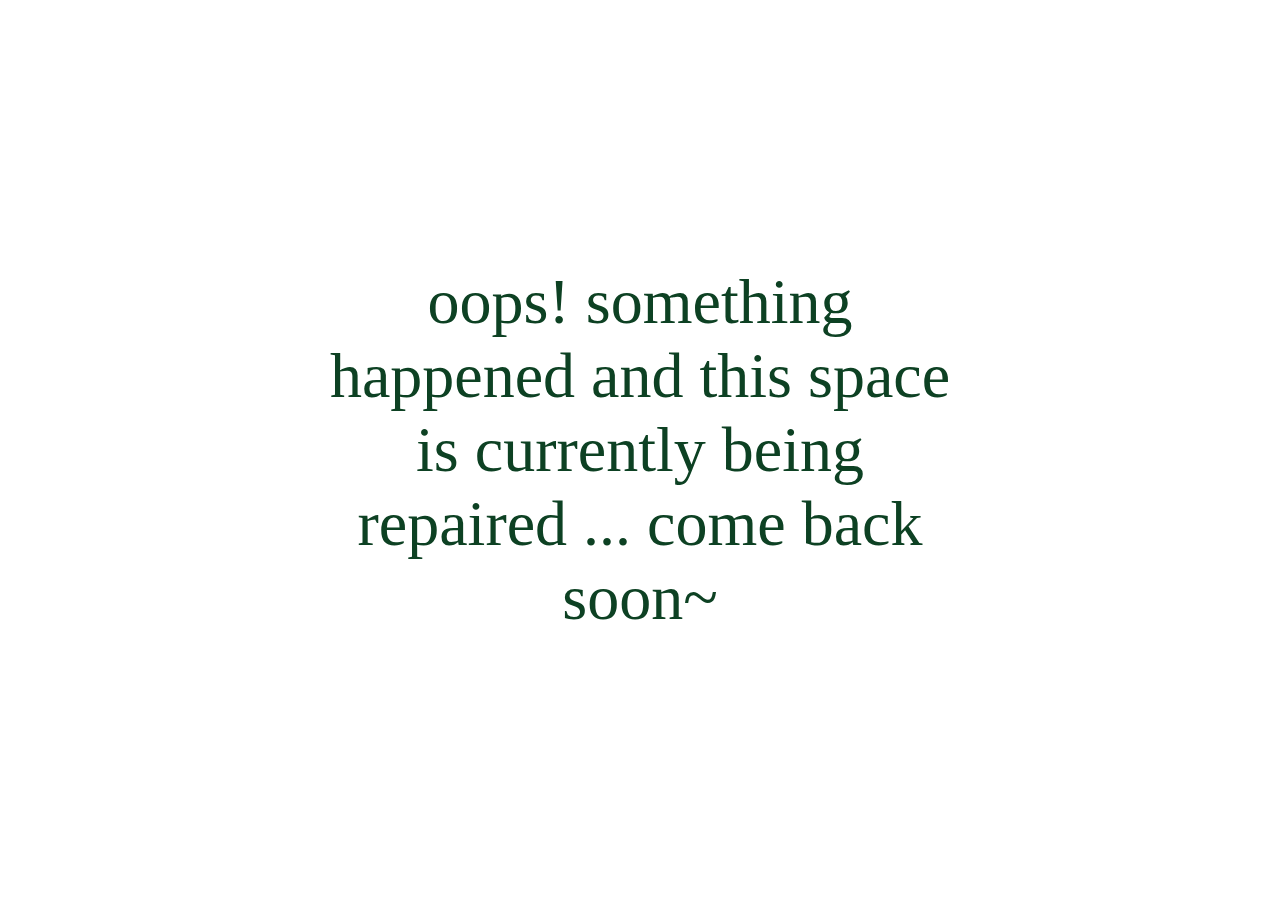
<file: maintenance/index.html>
<!DOCTYPE html>
<html lang="en">
<head>
    <meta charset="UTF-8">
    <meta name="viewport" content="width=device-width, initial-scale=1.0">
    <title>Alexandra Maftei</title>
    <link rel="icon" href="css/img/icon.jpg" type="image/x-icon">
    <link rel="stylesheet" href="css/style.css">
</head>
<body>
    <div class="cont">
        <!-- <div class="name">Alexandra Maftei</div> -->
        <div class="sus">oops! something happened and this space is currently being repaired ... come back soon~</div>
    </div>
</body>
</html>
</file>
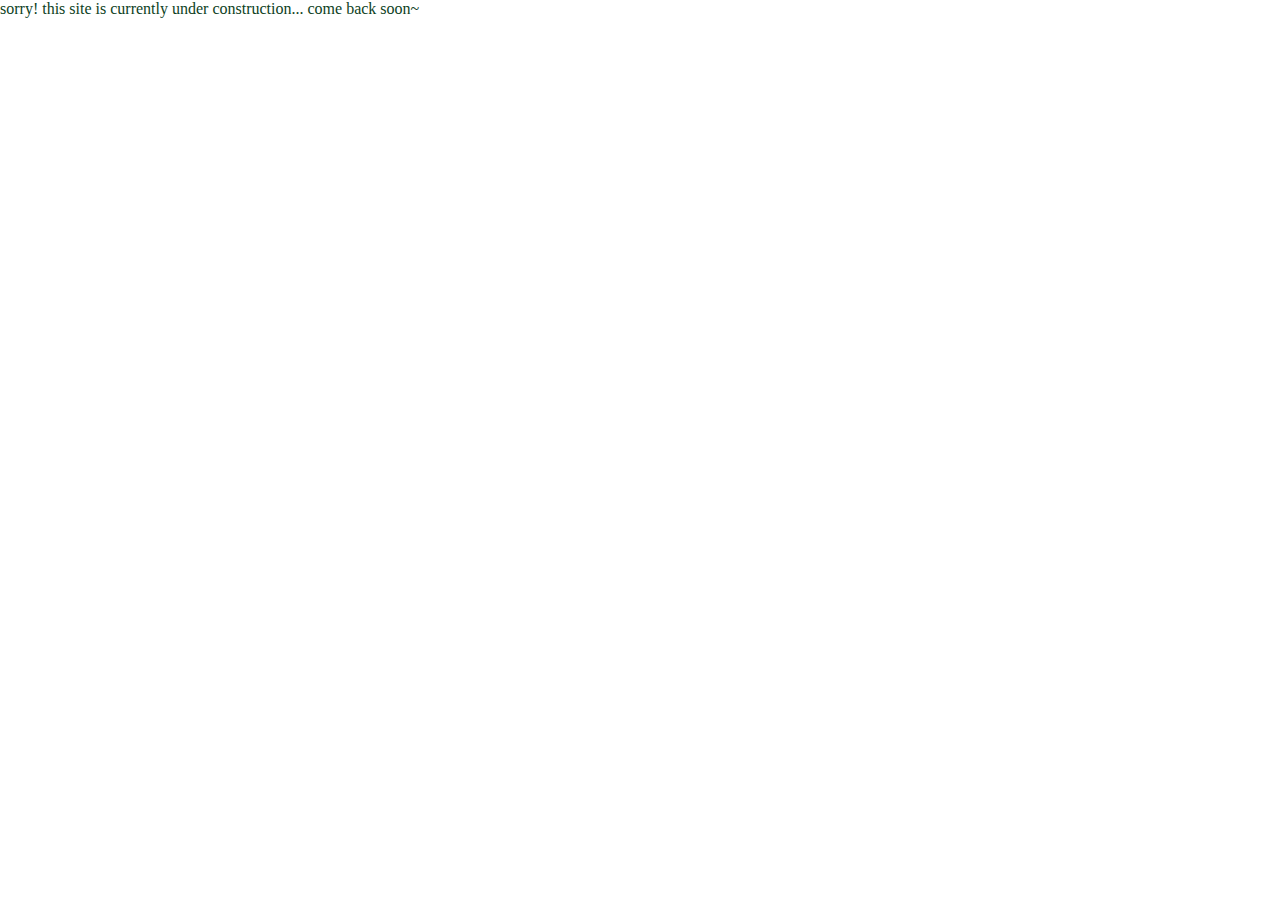
<file: oops page.html>
<!DOCTYPE html>
<html lang="en">
<head>
    <meta charset="UTF-8">
    <meta name="viewport" content="width=device-width, initial-scale=1.0">
    <title>Document</title>
    <link rel="stylesheet" href="style.css">
</head>
<body>
    <div>sorry! this site is currently under construction... come back soon~</div>
</body>
</html>
</file>
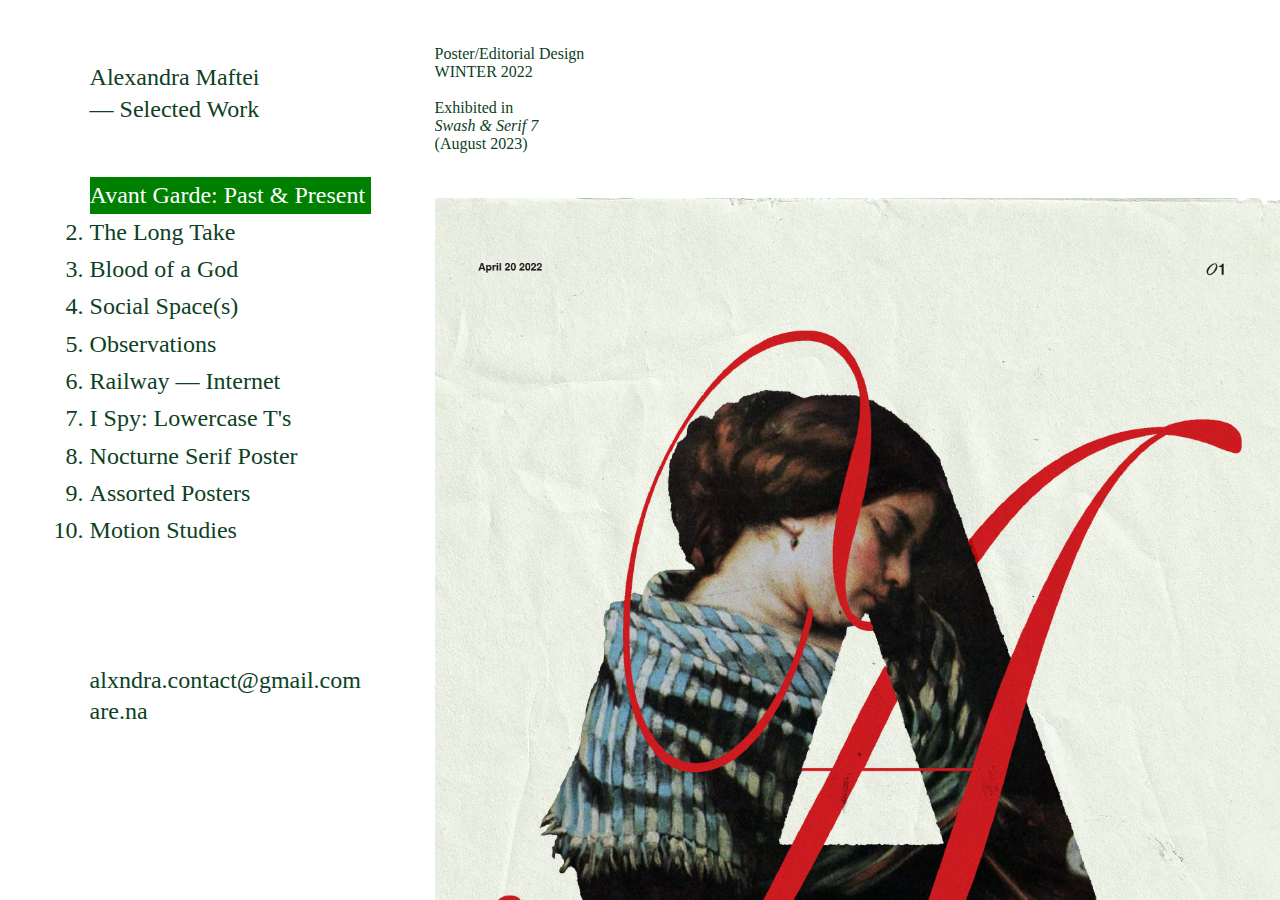
<file: pages/avant-garde.html>
<!DOCTYPE html>
<html lang="en">

<head>
    <meta charset="UTF-8">
    <meta name="viewport" content="width=device-width, initial-scale=1.0">
    <title> Alexandra Maftei </title>
    <link rel="icon" href="../assets/img/icon.jpg" type="image/x-icon">
    <link rel="stylesheet" href="../style.css">
</head>

<body>

    <div class="container">

        <section class="menu-container">

            <div class="name">
                <a href="../index.html">
                    <h1>Alexandra Maftei</h1>
                </a>
                <h2 id="selectedwork">— Selected Work </h2>
            </div>

            <div class="linked-list">
                <ol>
                    <a href="avant-garde.html">
                        <li style="color: white;background-color: green;width: 281px;"> Avant Garde: Past & Present </li>
                    </a>
                    <a href="long-take.html">
                        <li> The Long Take </li>
                    </a>
                    <a href="blood-god.html">
                        <li> Blood of a God </li>
                    </a>
                    <a href="socialspaces.html">
                        <li> Social Space(s) </li>
                    </a>
                    <a href="observations.html">
                        <li> Observations </li>
                    </a>
                    <a href="railwayinternet.html">
                        <li> Railway — Internet </li>
                    </a>
                    <a href="ispy.html">
                        <li> I Spy: Lowercase T's </li>
                    </a>
                    <a href="nocturne.html">
                        <li> Nocturne Serif Poster </li>
                    </a>
                    <a href="posters.html">
                        <li> Assorted Posters </li>
                    </a>
                    <a href="motion.html">
                        <li> Motion Studies </li>
                    </a>
                </ol>
            </div>

            <div class="info-contact">
                <h2 id="email">
                    alxndra.contact@gmail.com
                </h2>
                <a href="https://www.are.na/alexandra-maftei/index" target="_blank">
                    are.na
                </a>
            </div>

        </section>


        <section class="projects">
            <div class="projects-wrapper">

                <!-- <div class="individual-project-title">
                    <h1>Avant Garde: Past & Present</h1>
                </div> -->

                <div class="project-description">
                    Poster/Editorial Design
                    </br>
                    WINTER 2022
                    </br>
                    </br>
                    Exhibited in 
                    </br>
                    <a id="exhibition-link" href="https://swashandserif.ca/shows/seven" style="font-style: italic;font-size: 12pt;" target="_blank">Swash & Serif 7</a> 
                    </br>
                    (August 2023)
                </div>

                <div class="project-image">
                    <img src="/assets/avant-garde/avant-a.png"
                        alt="">
                </div>

                <div class="project-image">
                    <img src="/assets/avant-garde/Avant-Garde (Editorial Project, Cover).png"
                        alt="">
                </div>

                <div class="threegroup-img">
                    <div class="project-image">
                        <img src="/assets/avant-garde/avant-b.png"
                            alt="">
                    </div>
    
                    <div class="project-image">
                        <img src="/assets/avant-garde/avant-c.png"
                            alt="">
                    </div>
    
                    <div class="project-image">
                        <img src="/assets/avant-garde/avant-d.png"
                            alt="">
                    </div>
                </div>
                

            </div>





        </section>



    </div>

</body>

</html>
</file>
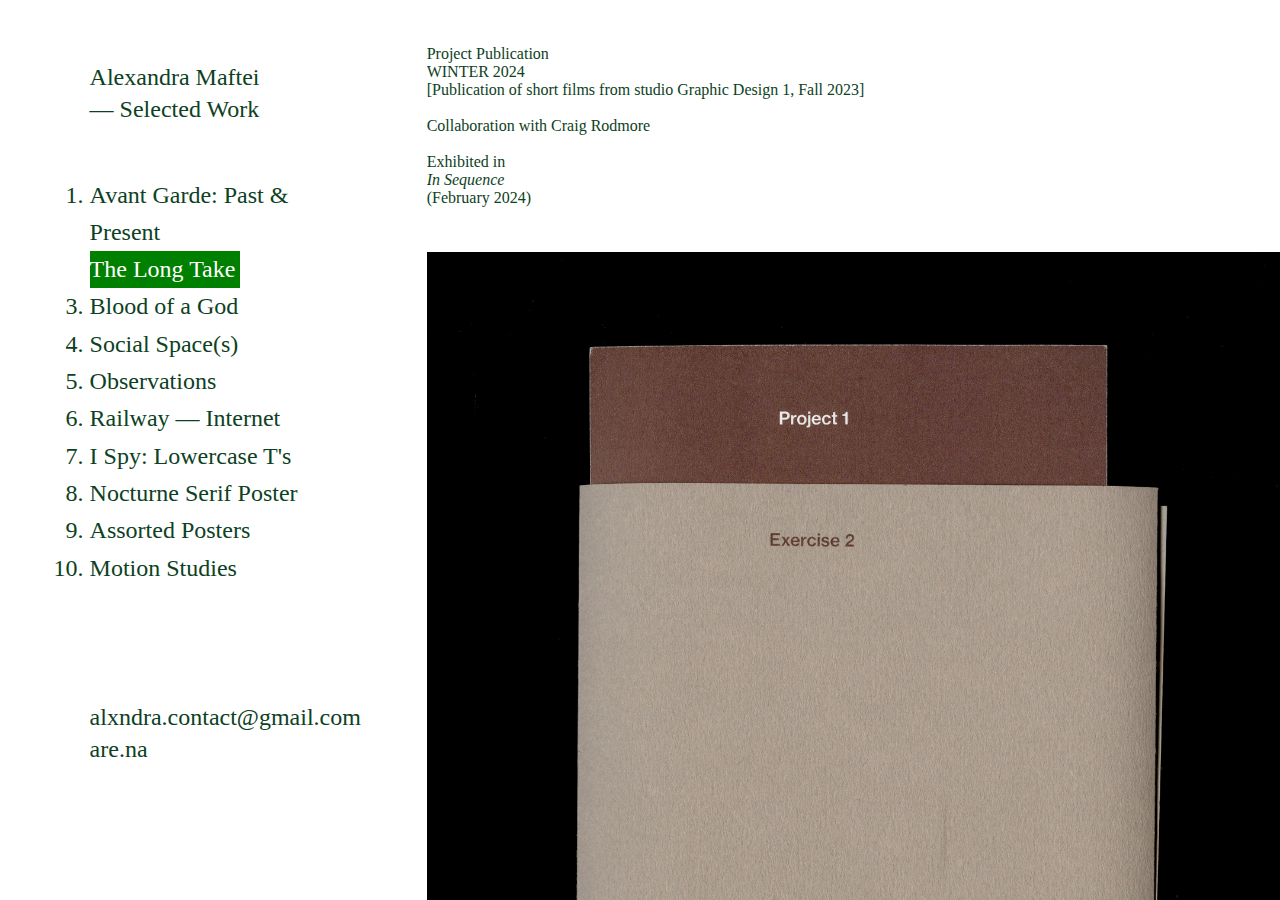
<file: pages/long-take.html>
<!DOCTYPE html>
<html lang="en">

<head>
    <meta charset="UTF-8">
    <meta name="viewport" content="width=device-width, initial-scale=1.0">
    <title> Alexandra Maftei </title>
    <link rel="icon" href="../assets/img/icon.jpg" type="image/x-icon">
    <link rel="stylesheet" href="../style.css">
</head>

<body>

    <div class="container">

        <section class="menu-container">

            <div class="name">
                <a href="../index.html">
                    <h1>Alexandra Maftei</h1>
                </a>
                <h2 id="selectedwork">— Selected Work </h2>
            </div>

            <div class="linked-list">
                <ol>
                    <a href="avant-garde.html">
                        <li> Avant Garde: Past & Present </li>
                    </a>
                    <a href="long-take.html">
                        <li style="color: white;background-color: green;width: 150px;"> The Long Take </li>
                    </a>
                    <a href="blood-god.html">
                        <li> Blood of a God </li>
                    </a>
                    <a href="socialspaces.html">
                        <li> Social Space(s) </li>
                    </a>
                    <a href="observations.html">
                        <li> Observations </li>
                    </a>
                    <a href="railwayinternet.html">
                        <li> Railway — Internet </li>
                    </a>
                    <a href="ispy.html">
                        <li> I Spy: Lowercase T's </li>
                    </a>
                    <a href="nocturne.html">
                        <li> Nocturne Serif Poster </li>
                    </a>
                    <a href="posters.html">
                        <li> Assorted Posters </li>
                    </a>
                    <a href="motion.html">
                        <li> Motion Studies </li>
                    </a>
                </ol>
            </div>

            <div class="info-contact">
                <h2 id="email">
                    alxndra.contact@gmail.com
                </h2>
                <a href="https://www.are.na/alexandra-maftei/index" target="_blank">
                    are.na
                </a>
            </div>

        </section>


        <section class="projects">
            <div class="projects-wrapper">
                

                <!-- <div class="individual-project-title">
                    <h1>The Long Take</h1>
                </div> -->

                <div class="project-description">
                    Project Publication
                    </br>
                    WINTER 2024
                    </br>
                    [Publication of short films from studio Graphic Design 1, Fall 2023]
                    </br>
                    </br>
                    Collaboration with Craig Rodmore
                    </br>
                    </br>
                    Exhibited in <div style="font-style: italic;">In Sequence</div> (February 2024)
                </div>

                <div class="project-image">
                    <img src="/assets/longtake/long (1).jpg"
                        alt="">
                </div>

                <div class="project-image">
                    <img src="/assets/longtake/long (2).jpg"
                        alt="">
                    </div>

                <div class="project-image">
                    <img src="/assets/longtake/long (3).jpg"
                        alt="">
                </div>

                <div class="project-image">
                    <img src="/assets/longtake/long (4).jpg"
                        alt="">
                </div>
                
                <div class="project-image">
                    <img src="/assets/longtake/long (5).jpg"
                        alt="">
                </div>
                
                <div class="project-image">
                    <img src="/assets/longtake/long (6).jpg"
                        alt="">
                </div>
                
                <div class="project-image">
                    <img src="/assets/longtake/long (7).jpg"
                        alt="">
                </div>

                <div class="project-image">
                    <img src="/assets/longtake/long (8).jpg"
                        alt="">
                </div>

                <div class="project-image">
                    <img src="/assets/longtake/long (9).jpg"
                        alt="">
                </div>

                <div class="project-image">
                    <img src="/assets/longtake/long (10).jpg"
                        alt="">
                </div>

                <div class="project-image">
                    <img src="/assets/longtake/long (11).jpg"
                        alt="">
                </div>

                <div class="project-image">
                    <img src="/assets/longtake/long (12).jpg"
                        alt="">
                </div>

                <div class="project-image">
                    <img src="/assets/longtake/long (13).jpg"
                        alt="">
                </div>
            </div>





        </section>



    </div>

</body>

</html>
</file>
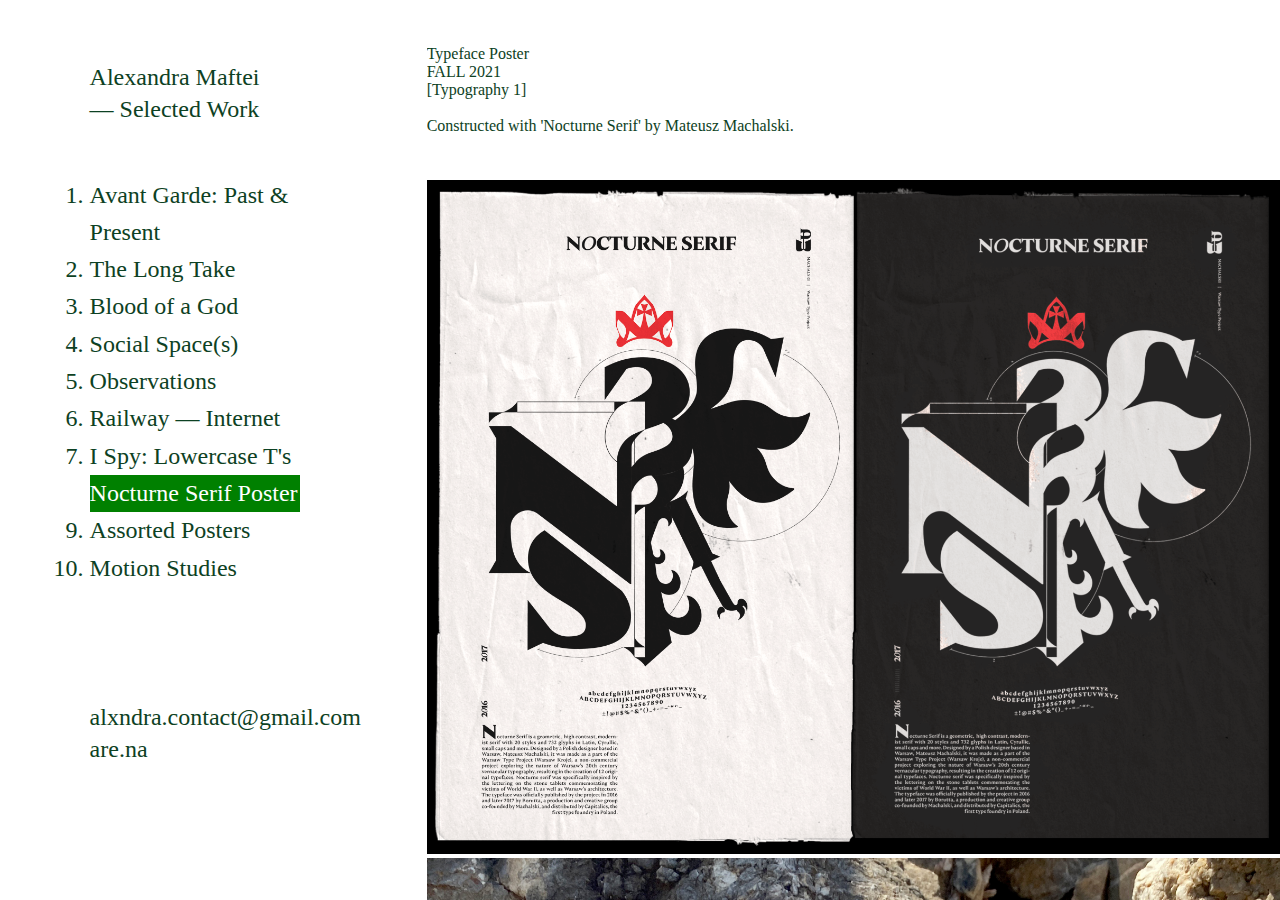
<file: pages/nocturne.html>
<!DOCTYPE html>
<html lang="en">

<head>
    <meta charset="UTF-8">
    <meta name="viewport" content="width=device-width, initial-scale=1.0">
    <title> Alexandra Maftei </title>
    <link rel="icon" href="../assets/img/icon.jpg" type="image/x-icon">
    <link rel="stylesheet" href="../style.css">
</head>

<body>

    <div class="container">

        <section class="menu-container">

            <div class="name">
                <a href="../index.html">
                    <h1>Alexandra Maftei</h1>
                </a>
                <h2 id="selectedwork">— Selected Work </h2>
            </div>

            <div class="linked-list">
                <ol>
                    <a href="avant-garde.html">
                        <li> Avant Garde: Past & Present </li>
                    </a>
                    <a href="long-take.html">
                        <li> The Long Take </li>
                    </a>
                    <a href="blood-god.html">
                        <li> Blood of a God </li>
                    </a>
                    <a href="socialspaces.html">
                        <li> Social Space(s) </li>
                    </a>
                    <a href="observations.html">
                        <li> Observations </li>
                    </a>
                    <a href="railwayinternet.html">
                        <li> Railway — Internet </li>
                    </a>
                    <a href="ispy.html">
                        <li> I Spy: Lowercase T's </li>
                    </a>
                    <a href="nocturne.html">
                        <li style="color: white;background-color: green;width: 210px;"> Nocturne Serif Poster </li>
                    </a>
                    <a href="posters.html">
                        <li> Assorted Posters </li>
                    </a>
                    <a href="motion.html">
                        <li> Motion Studies </li>
                    </a>
                </ol>
            </div>

            <div class="info-contact">
                <h2 id="email">
                    alxndra.contact@gmail.com
                </h2>
                <a href="https://www.are.na/alexandra-maftei/index" target="_blank">
                    are.na
                </a>
            </div>

        </section>


        <section class="projects">
            <div class="projects-wrapper">
                

                <!-- <div class="individual-project-title">
                    <h1>Social Space(s) [1st Edition]</h1>
                </div> -->

                <div class="project-description">
                    Typeface Poster
                    </br>
                    FALL 2021
                    </br>
                    [Typography 1]
                    </br>
                    </br>
                    Constructed with 'Nocturne Serif' by Mateusz Machalski.
                    </br>
                </div>

                <div class="project-image">
                    <img src="/assets/nocturne/Nocturne Serif (Typography Posters)-min.png"
                        alt="">
                </div>

                <div class="project-image">
                    <img src="/assets/nocturne/nocsmockup.jpg"
                        alt="">
                </div>
            </div>





        </section>



    </div>

</body>

</html>
</file>
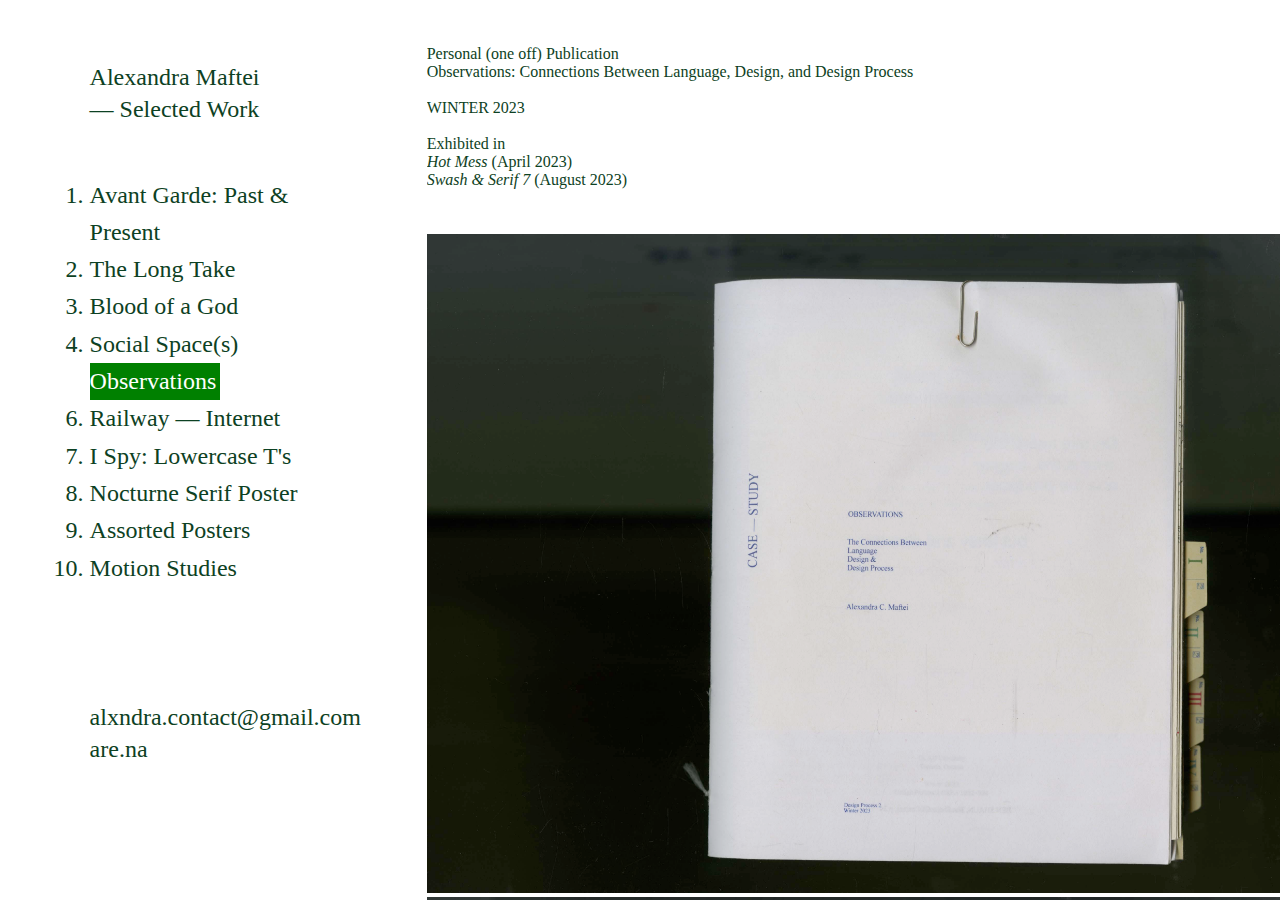
<file: pages/observations.html>
<!DOCTYPE html>
<html lang="en">

<head>
    <meta charset="UTF-8">
    <meta name="viewport" content="width=device-width, initial-scale=1.0">
    <title> Alexandra Maftei </title>
    <link rel="icon" href="../assets/img/icon.jpg" type="image/x-icon">
    <link rel="stylesheet" href="../style.css">
</head>

<body>

    <div class="container">

        <section class="menu-container">

            <div class="name">
                <a href="../index.html">
                    <h1>Alexandra Maftei</h1>
                </a>
                <h2 id="selectedwork">— Selected Work </h2>
            </div>

            <div class="linked-list">
                <ol>
                    <a href="avant-garde.html">
                        <li> Avant Garde: Past & Present </li>
                    </a>
                    <a href="long-take.html">
                        <li> The Long Take </li>
                    </a>
                    <a href="blood-god.html">
                        <li> Blood of a God </li>
                    </a>
                    <a href="socialspaces.html">
                        <li> Social Space(s) </li>
                    </a>
                    <a href="observations.html">
                        <li style="color: white;background-color: green;width: 130px;"> Observations </li>
                    </a>
                    <a href="railwayinternet.html">
                        <li> Railway — Internet </li>
                    </a>
                    <a href="ispy.html">
                        <li> I Spy: Lowercase T's </li>
                    </a>
                    <a href="nocturne.html">
                        <li> Nocturne Serif Poster </li>
                    </a>
                    <a href="posters.html">
                        <li> Assorted Posters </li>
                    </a>
                    <a href="motion.html">
                        <li> Motion Studies </li>
                    </a>
                    </a>
                </ol>
            </div>

            <div class="info-contact">
                <h2 id="email">
                    alxndra.contact@gmail.com
                </h2>
                <a href="https://www.are.na/alexandra-maftei/index" target="_blank">
                    are.na
                </a>
            </div>

        </section>


        <section class="projects">
            <div class="projects-wrapper">
                

                <!-- <div class="individual-project-title">
                    <h1>Observations</h1>
                </div> -->

                <div class="project-description">
                    Personal (one off) Publication
                    </br>
                    <div>Observations: Connections Between Language, Design, and Design Process</div> 
                    </br>
                    WINTER 2023
                    </br>
                    </br>
                    Exhibited in 
                    </br>
                    <a style="font-style: italic;font-size: 12pt;margin-top: 30px;">Hot Mess</a> 
                    (April 2023)
                    </br>
                    <a id="exhibition-link" href="https://swashandserif.ca/shows/seven" style="font-style: italic;font-size: 12pt;" target="_blank">Swash & Serif 7</a> 
                    (August 2023)
                    </br>
                </div>

                <div class="project-image">
                    <img src="/assets/observations/a.jpg"
                        alt="">
                </div>

                <div class="project-image">
                    <img src="/assets/observations/b.jpg"
                        alt="">
                    </div>

                <div class="project-image">
                    <img src="/assets/observations/c.jpg"
                        alt="">
                </div>

                <div class="project-image">
                    <img src="/assets/observations/d.jpg"
                        alt="">
                </div>
                
                <div class="project-image">
                    <img src="/assets/observations/e.jpg"
                        alt="">
                </div>
                
                <div class="project-image">
                    <img src="/assets/observations/f.jpg"
                        alt="">
                </div>

                <div class="project-image">
                    <img src="/assets/observations/g.jpg"
                        alt="">
                </div>
                
                <div class="project-image">
                    <img src="/assets/observations/h.jpg"
                        alt="">
                </div>
            </div>





        </section>



    </div>

</body>

</html>
</file>
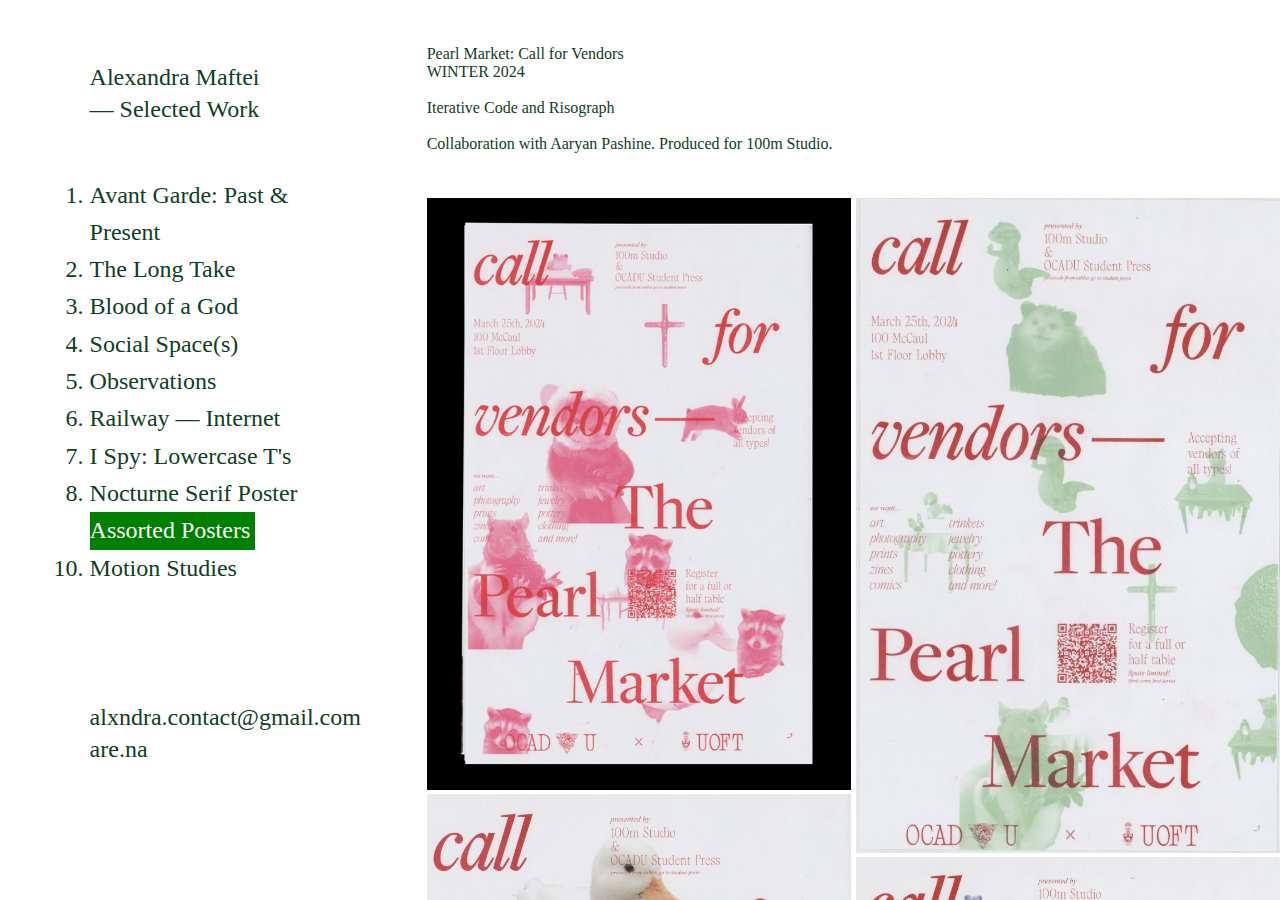
<file: pages/posters.html>
<!DOCTYPE html>
<html lang="en">

<head>
    <meta charset="UTF-8">
    <meta name="viewport" content="width=device-width, initial-scale=1.0">
    <title> Alexandra Maftei </title>
    <link rel="icon" href="../assets/img/icon.jpg" type="image/x-icon">
    <link rel="stylesheet" href="../style.css">
</head>

<body>

    <div class="container">

        <section class="menu-container">

            <div class="name">
                <a href="../index.html">
                    <h1>Alexandra Maftei</h1>
                </a>
                <h2 id="selectedwork">— Selected Work </h2>
            </div>

            <div class="linked-list">
                <ol>
                    <a href="avant-garde.html">
                        <li> Avant Garde: Past & Present </li>
                    </a>
                    <a href="long-take.html">
                        <li> The Long Take </li>
                    </a>
                    <a href="blood-god.html">
                        <li> Blood of a God </li>
                    </a>
                    <a href="socialspaces.html">
                        <li > Social Space(s) </li>
                    </a>
                    <a href="observations.html">
                        <li> Observations </li>
                    </a>
                    <a href="railwayinternet.html">
                        <li> Railway — Internet </li>
                    </a>
                    <a href="ispy.html">
                        <li> I Spy: Lowercase T's </li>
                    </a>
                    <a href="nocturne.html">
                        <li> Nocturne Serif Poster </li>
                    </a>
                    <a href="posters.html">
                        <li style="color: white;background-color: green;width: 165px;"> Assorted Posters </li>
                    </a>
                    <a href="motion.html">
                        <li> Motion Studies </li>
                    </a>
                </ol>
            </div>

            <div class="info-contact">
                <h2 id="email">
                    alxndra.contact@gmail.com
                </h2>
                <a href="https://www.are.na/alexandra-maftei/index" target="_blank">
                    are.na
                </a>
            </div>

        </section>


        <section class="projects">
            <!-- <div class="projects-wrapper">
                
                <div class="individual-project-title">
                    <h1>Student Press</h1>
                </div>

                <div class="project-description">
                    Student Press: Call for Submissions
                    </br>
                    WINTER 2024    
                    </br>
                    </br>
                    Risograph Posters
                    </br>
                    </br>
                    Collaboration with Omama Mahmood. Produced for 100m Studio.
                    </br>
                </div>

                <div class="project-image">
                    <img style="border: solid black 1px;" src="/assets/assortedPosters/student_press/final scan.jpg"
                        alt="">
                </div>

            </div> -->

            <div class="projects-wrapper">
                
                <!-- <div class="individual-project-title">
                    <h1>Pearl Market</h1>
                </div> -->

                <div class="project-description">
                    Pearl Market: Call for Vendors
                    </br>
                    WINTER 2024    
                    </br>
                    </br>
                    Iterative Code and Risograph 
                    </br>
                    </br>
                    Collaboration with Aaryan Pashine. Produced for 100m Studio.
                    </br>
                </div>

                <div class="twogroup-img">
                    <div class="project-image">
                        <img src="/assets/assortedPosters/pearl_market/pearl_market.gif"
                            alt="">
                    </div>
    
                    <div class="project-image">
                        <img src="/assets/assortedPosters/pearl_market/10.jpg"
                            alt="">
                    </div>
    
                    <div class="project-image">
                        <img src="/assets/assortedPosters/pearl_market/2.jpg"
                            alt="">

                    <div class="project-image">
                        <img src="/assets/assortedPosters/pearl_market/3.jpg"
                            alt="">
                    </div>

                    <div class="project-image">
                        <img src="/assets/assortedPosters/pearl_market/4.jpg"
                            alt="">
                    </div>

                    <div class="project-image">
                        <img src="/assets/assortedPosters/pearl_market/7.jpg"
                            alt="">
                    </div>
                </div>

            </div>




        </section>



    </div>

</body>

</html>
</file>
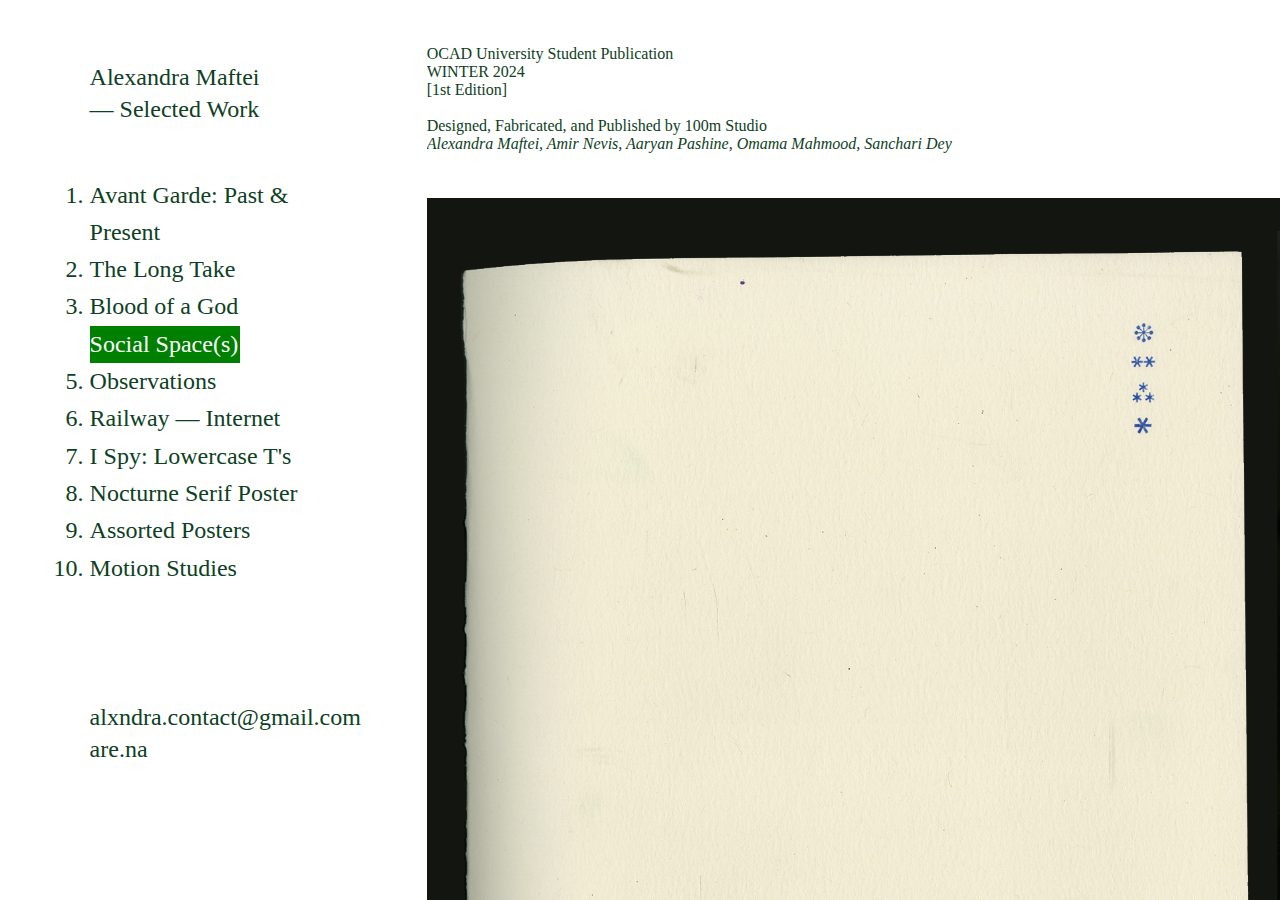
<file: pages/socialspaces.html>
<!DOCTYPE html>
<html lang="en">

<head>
    <meta charset="UTF-8">
    <meta name="viewport" content="width=device-width, initial-scale=1.0">
    <title> Alexandra Maftei </title>
    <link rel="icon" href="../assets/img/icon.jpg" type="image/x-icon">
    <link rel="stylesheet" href="../style.css">
</head>

<body>

    <div class="container">

        <section class="menu-container">

            <div class="name">
                <a href="../index.html">
                    <h1>Alexandra Maftei</h1>
                </a>
                <h2 id="selectedwork">— Selected Work </h2>
            </div>

            <div class="linked-list">
                <ol>
                    <a href="avant-garde.html">
                        <li> Avant Garde: Past & Present </li>
                    </a>
                    <a href="long-take.html">
                        <li> The Long Take </li>
                    </a>
                    <a href="blood-god.html">
                        <li> Blood of a God </li>
                    </a>
                    <a href="socialspaces.html">
                        <li style="color: white;background-color: green;width: 150px;"> Social Space(s) </li>
                    </a>
                    <a href="observations.html">
                        <li> Observations </li>
                    </a>
                    <a href="railwayinternet.html">
                        <li> Railway — Internet </li>
                    </a>
                    <a href="ispy.html">
                        <li> I Spy: Lowercase T's </li>
                    </a>
                    <a href="nocturne.html">
                        <li> Nocturne Serif Poster </li>
                    </a>
                    <a href="posters.html">
                        <li> Assorted Posters </li>
                    </a>
                    <a href="motion.html">
                        <li> Motion Studies </li>
                    </a>
                </ol>
            </div>

            <div class="info-contact">
                <h2 id="email">
                    alxndra.contact@gmail.com
                </h2>
                <a href="https://www.are.na/alexandra-maftei/index" target="_blank">
                    are.na
                </a>
            </div>

        </section>


        <section class="projects">
            <div class="projects-wrapper">
                

                <!-- <div class="individual-project-title">
                    <h1>Social Space(s) [1st Edition]</h1>
                </div> -->

                <div class="project-description">
                    OCAD University Student Publication
                    </br>
                    WINTER 2024
                    </br>
                    [1st Edition]
                    </br>
                    </br>
                    Designed, Fabricated, and Published by 100m Studio
                    </br>
                    <div style="font-style: italic;">Alexandra Maftei, Amir Nevis, Aaryan Pashine, Omama Mahmood, Sanchari Dey</div>
                </div>

                <div class="project-image">
                    <img src="/assets/studentpress/a.png"
                        alt="">
                </div>

                <div class="project-image">
                    <img src="/assets/studentpress/b.png"
                        alt="">
                </div>
            </div>





        </section>



    </div>

</body>

</html>
</file>
<file: maintenance/css/style.css>
*{
    margin: 0;
    padding: 0;
    box-sizing: border-box;
    cursor: crosshair;
}

.cont{
    width: 100vw;
    height: 100vh;
    display: flex;
    align-items: center;
    justify-content: center;
}

.sus {
    width: 50vw;
    font-size: 48pt;
    text-align: center;
    color: rgb(13, 65, 35);
}

::selection {
    background: green;
    color: white;
  }
</file>
<file: style.css>
*{
    margin: 0;
    padding: 0;
    box-sizing: border-box;
    color: rgb(13, 65, 35);
    cursor: crosshair;
}

::selection {
    background: green;
    color: white;
  }

a{  
    text-decoration: none;
    color: rgb(14, 65, 35);
    font-size: 18pt;
}

a:hover{
    font-style: italic;
}

.container{
    width: 100vw;
    height: 100vh;
    display: grid;
    grid-template-columns: 1fr 2fr;
}

h1, h2 {
    font-weight: normal;
    font-size: 18pt;
    margin-bottom: 0.5vh;
}

#selectedwork {
    margin-bottom: 3vh;
}



/*  */

.menu-container{
    height: 100vh;
    padding: 5vw;
    padding-left: 7vw;
}

.linked-list {
    padding-top: 3vh;
    line-height: 28pt;
}

.info-contact {
    padding-top: 13vh;
}



/*  */

.projects{
    overflow: scroll;
}   

.project-panel{
    width: 100%;
    margin-bottom: 0.5vh;
}

.project-panel a{
    margin-bottom: 200px;
}

.project-panel img{
    width: 100%;
    height: auto;
}



/*  */

.projects-wrapper{
    padding-top: 5vh;
    /* border: 1px solid black; */
}

.individual-project-title{
    margin-bottom: 4vh;
    /* border: 1px solid red; */
}

.project-description{
    margin-bottom: 5vh;
    font-size: 12pt;
}

.project-image{
    width: 100%;
    margin: 0 auto;
}

.project-image img{
    width: 100%;
    height: auto;
}

.twogroup-img {
    columns: 2;
    column-gap: 0.4vw;
}

.threegroup-img {
    columns: 3;
    column-gap: 0.4vw;
}

#exhibition-link:hover {
    background: green;
    color: white;
}
</file>
